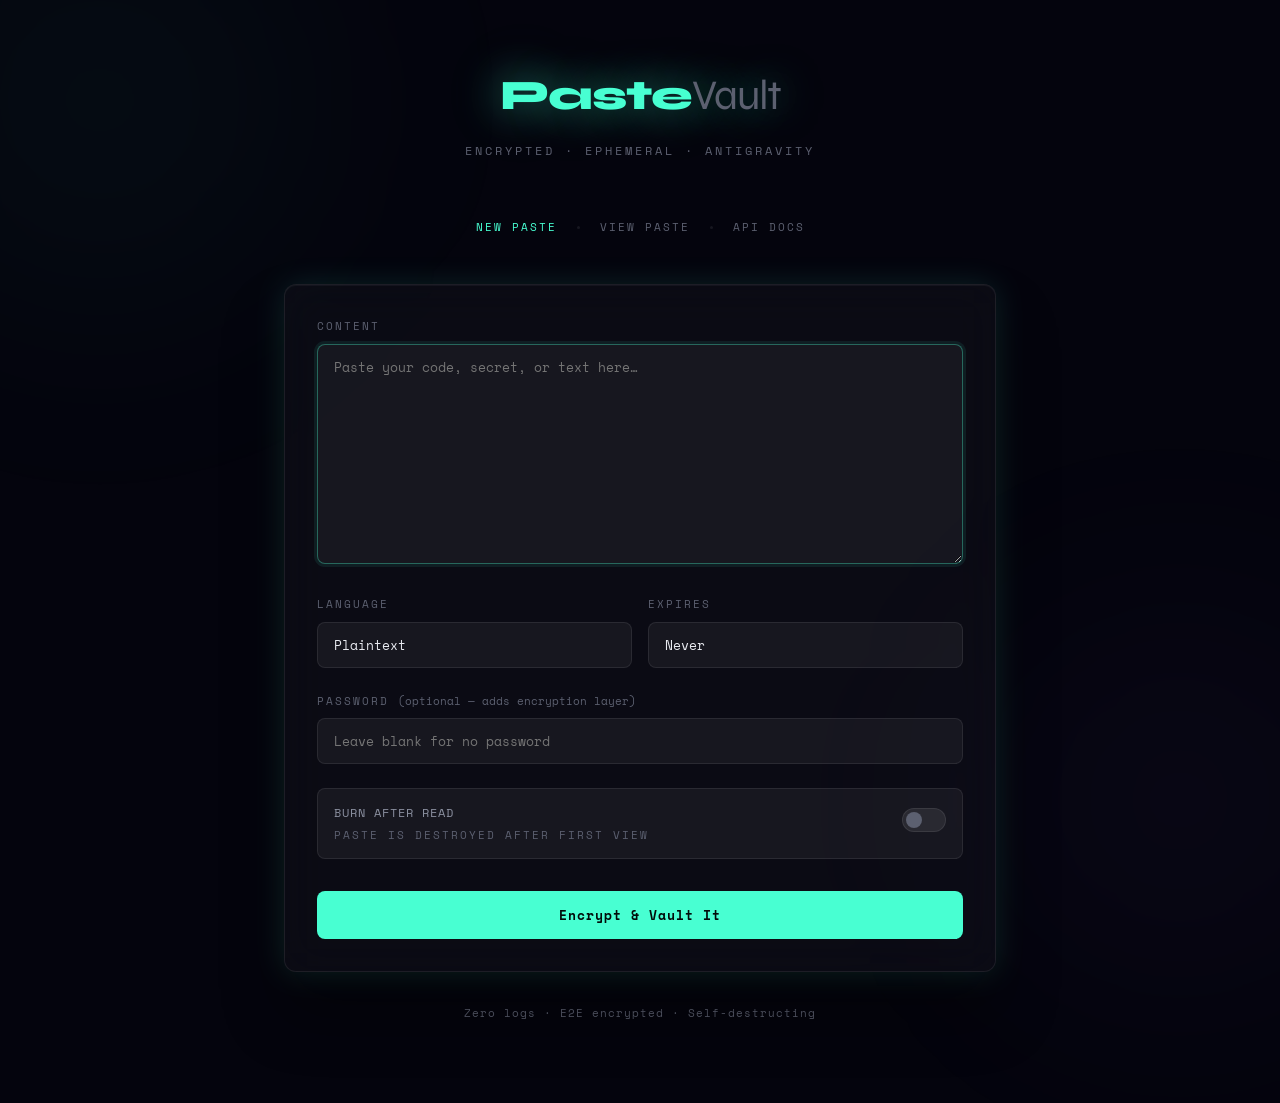
<file: frontend/index.html>
<!DOCTYPE html>
<html lang="en">
<head>
  <meta charset="UTF-8" />
  <meta name="viewport" content="width=device-width, initial-scale=1.0" />
  <title>PasteVault — Create</title>
  <link rel="stylesheet" href="style.css" />
</head>
<body>

<div class="stars" id="stars"></div>

<div class="page">
  <header>
    <div class="logo">Paste<span>Vault</span></div>
    <div class="tagline">Encrypted · Ephemeral · Antigravity</div>
  </header>

  <nav>
    <a href="index.html" class="active">New Paste</a>
    <div class="dot"></div>
    <a href="view.html">View Paste</a>
    <div class="dot"></div>
    <a href="/api/docs" target="_blank">API Docs</a>
  </nav>

  <div class="card">
    <!-- Content -->
    <div class="field">
      <label>Content</label>
      <textarea id="content" placeholder="Paste your code, secret, or text here…" autofocus></textarea>
    </div>

    <!-- Language + TTL -->
    <div class="row">
      <div class="field">
        <label>Language</label>
        <select id="language">
          <option value="plaintext">Plaintext</option>
          <option value="python">Python</option>
          <option value="javascript">JavaScript</option>
          <option value="typescript">TypeScript</option>
          <option value="java">Java</option>
          <option value="go">Go</option>
          <option value="rust">Rust</option>
          <option value="bash">Bash</option>
          <option value="sql">SQL</option>
          <option value="yaml">YAML</option>
          <option value="json">JSON</option>
          <option value="dockerfile">Dockerfile</option>
          <option value="markdown">Markdown</option>
        </select>
      </div>

      <div class="field">
        <label>Expires</label>
        <select id="ttl">
          <option value="">Never</option>
          <option value="3600">1 hour</option>
          <option value="21600">6 hours</option>
          <option value="86400">24 hours</option>
          <option value="604800">7 days</option>
          <option value="2592000">30 days</option>
        </select>
      </div>
    </div>

    <!-- Password -->
    <div class="field">
      <label>Password <span style="color:var(--text-muted);text-transform:none;letter-spacing:0">(optional — adds encryption layer)</span></label>
      <input type="password" id="password" placeholder="Leave blank for no password" />
    </div>

    <!-- Burn after read -->
    <div class="field">
      <label class="toggle-row" for="burn">
        <div>
          <div class="toggle-label">Burn After Read</div>
          <div class="toggle-desc">Paste is destroyed after first view</div>
        </div>
        <label class="toggle">
          <input type="checkbox" id="burn" />
          <span class="toggle-track"></span>
        </label>
      </label>
    </div>

    <!-- Submit -->
    <button class="btn btn-primary" id="submit-btn" onclick="submitPaste()">
      <span id="btn-text">Encrypt &amp; Vault It</span>
    </button>

    <!-- Result -->
    <div class="result" id="result">
      <div class="section-label">Your Paste URL</div>
      <div class="result-url" id="paste-url">
        <span id="url-text"></span>
        <button class="btn btn-ghost" onclick="copyUrl()" style="white-space:nowrap;padding:6px 12px">Copy</button>
      </div>

      <div class="token-box">
        <strong>⚠ Delete Token — save this, it won't be shown again</strong>
        <span id="delete-token"></span>
      </div>

      <div style="display:flex;gap:8px;flex-wrap:wrap">
        <button class="btn btn-ghost" onclick="copyUrl()">Copy URL</button>
        <button class="btn btn-ghost" onclick="goToView()">View Paste →</button>
        <button class="btn btn-ghost" onclick="resetForm()">New Paste</button>
      </div>
    </div>
  </div>

  <!-- Footer -->
  <p style="text-align:center;color:var(--text-muted);font-size:11px;margin-top:32px;letter-spacing:1px">
    Zero logs · E2E encrypted · Self-destructing
  </p>
</div>

<div class="toast" id="toast"></div>

<script src="app.js"></script>
</body>
</html>
</file>
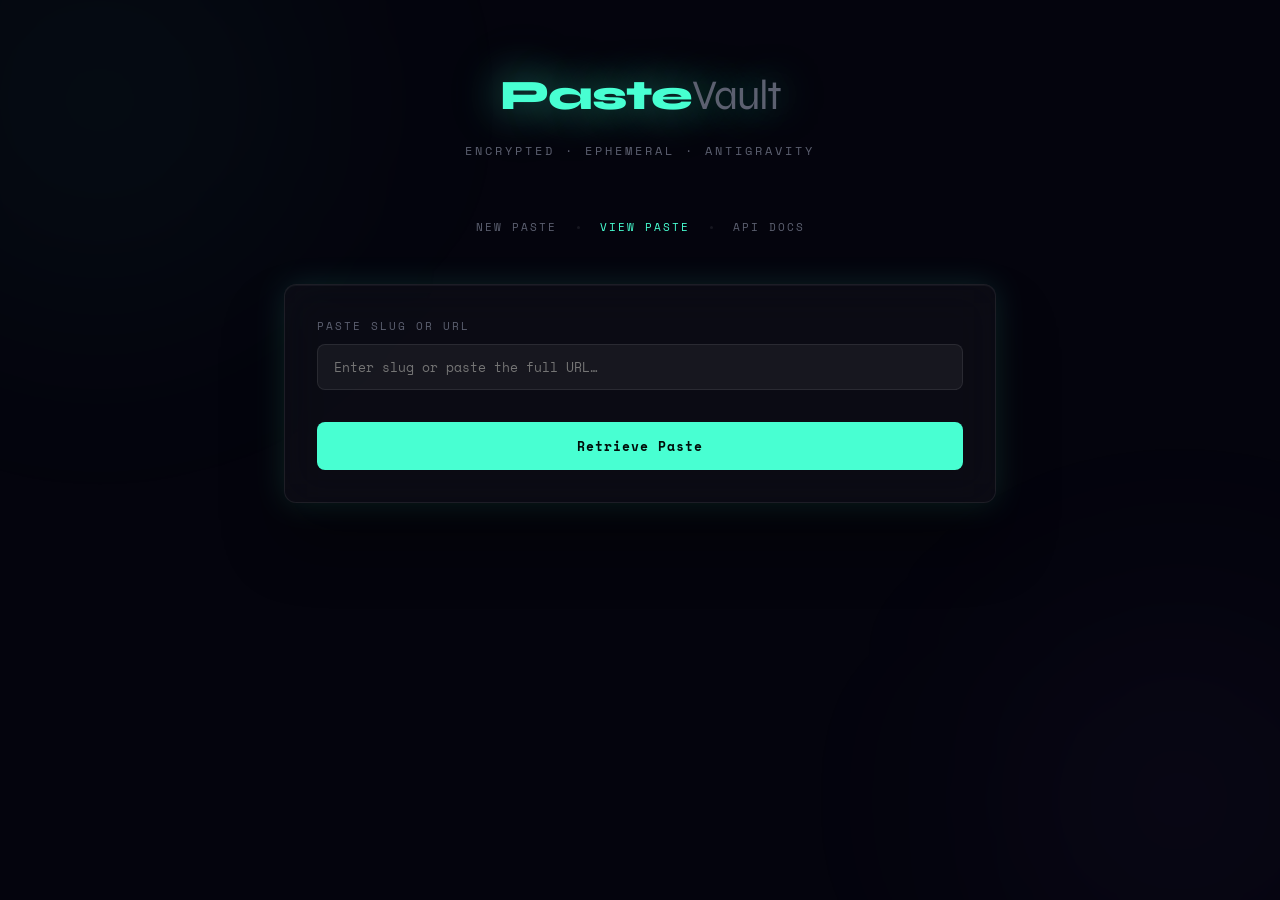
<file: frontend/view.html>
<!DOCTYPE html>
<html lang="en">
<head>
  <meta charset="UTF-8" />
  <meta name="viewport" content="width=device-width, initial-scale=1.0" />
  <title>PasteVault — View</title>
  <link rel="stylesheet" href="style.css" />
</head>
<body>

<div class="stars" id="stars"></div>

<div class="page">
  <header>
    <div class="logo">Paste<span>Vault</span></div>
    <div class="tagline">Encrypted · Ephemeral · Antigravity</div>
  </header>

  <nav>
    <a href="index.html">New Paste</a>
    <div class="dot"></div>
    <a href="view.html" class="active">View Paste</a>
    <div class="dot"></div>
    <a href="/api/docs" target="_blank">API Docs</a>
  </nav>

  <!-- Slug input (when no ?slug= in URL) -->
  <div class="card" id="slug-lookup" style="display:none">
    <div class="field">
      <label>Paste Slug or URL</label>
      <input type="text" id="slug-input" placeholder="Enter slug or paste the full URL…" />
    </div>
    <button class="btn btn-primary" onclick="lookupFromInput()">Retrieve Paste</button>
  </div>

  <!-- Password gate -->
  <div class="card" id="pw-gate" style="display:none">
    <div class="password-gate">
      <div class="lock-icon">🔐</div>
      <p>This paste is password protected.<br>Enter the password to decrypt.</p>
      <div class="field">
        <input type="password" id="pw-input" placeholder="Password…"
               onkeydown="if(event.key==='Enter')fetchWithPassword()" />
      </div>
      <button class="btn btn-primary" onclick="fetchWithPassword()">Unlock</button>
    </div>
  </div>

  <!-- Loading -->
  <div class="card" id="loading-card" style="display:none;text-align:center;padding:60px">
    <div class="spinner"></div>
    <p style="color:var(--text-muted);margin-top:16px;font-size:12px">Decrypting…</p>
  </div>

  <!-- Paste content -->
  <div class="card" id="paste-card" style="display:none">
    <div class="badges" id="badges"></div>

    <div id="burn-warning" class="burn-warning" style="display:none">
      <span>🔥</span>
      <span>This paste is set to <strong>burn after reading</strong>. This is the only time it will be shown. It has already been deleted.</span>
    </div>

    <div class="code-wrap">
      <div class="code-header">
        <span id="lang-label">plaintext</span>
        <button class="btn btn-ghost" onclick="copyContent()" style="padding:4px 10px;font-size:11px">Copy</button>
      </div>
      <pre class="code-content" id="paste-content"></pre>
    </div>

    <hr class="divider" />

    <div style="display:flex;gap:8px;flex-wrap:wrap;align-items:center">
      <a href="index.html" class="btn btn-ghost">New Paste</a>
      <button class="btn btn-ghost" onclick="copyContent()">Copy Content</button>
      <div style="margin-left:auto">
        <button class="btn btn-danger" onclick="showDeleteDialog()">Delete</button>
      </div>
    </div>
  </div>

  <!-- Error / gone state -->
  <div class="card" id="error-card" style="display:none">
    <div class="state-box">
      <div class="state-icon" id="error-icon">💨</div>
      <h2 id="error-title">Gone</h2>
      <p id="error-msg" style="font-size:12px;margin-top:8px;color:var(--text-muted)"></p>
      <div style="margin-top:24px">
        <a href="index.html" class="btn btn-ghost">Create New Paste</a>
      </div>
    </div>
  </div>

  <!-- Delete dialog overlay -->
  <div id="delete-overlay" style="display:none;position:fixed;inset:0;background:rgba(0,0,0,0.7);z-index:100;backdrop-filter:blur(4px)">
    <div style="position:absolute;top:50%;left:50%;transform:translate(-50%,-50%);width:min(400px,90vw)">
      <div class="card" style="animation:none">
        <h3 style="font-family:var(--display);color:var(--red);margin-bottom:16px">Delete Paste</h3>
        <p style="font-size:12px;color:var(--text-muted);margin-bottom:20px">Enter your delete token to permanently destroy this paste.</p>
        <div class="field">
          <input type="text" id="delete-token-input" placeholder="Delete token…"
                 onkeydown="if(event.key==='Enter')confirmDelete()" />
        </div>
        <div style="display:flex;gap:8px">
          <button class="btn btn-danger" onclick="confirmDelete()" style="flex:1;justify-content:center">Destroy</button>
          <button class="btn btn-ghost" onclick="closeDeleteDialog()">Cancel</button>
        </div>
      </div>
    </div>
  </div>
</div>

<div class="toast" id="toast"></div>

<script src="app.js"></script>
</body>
</html>
</file>
<file: frontend/style.css>
/* ── Antigravity Design System ─────────────────────────── */

@import url('https://fonts.googleapis.com/css2?family=Space+Mono:ital,wght@0,400;0,700;1,400&family=Syne:wght@400;700;800&display=swap');

:root {
  --bg:          #04040d;
  --bg-card:     rgba(255, 255, 255, 0.032);
  --bg-input:    rgba(255, 255, 255, 0.05);
  --border:      rgba(255, 255, 255, 0.08);
  --border-glow: rgba(72, 255, 210, 0.35);
  --cyan:        #48ffd2;
  --cyan-dim:    rgba(72, 255, 210, 0.15);
  --purple:      #9b6dff;
  --red:         #ff4d6a;
  --text:        #e8eaf0;
  --text-muted:  #5c6070;
  --text-dim:    #8b90a0;
  --glow:        0 0 30px rgba(72, 255, 210, 0.12);
  --glow-strong: 0 0 60px rgba(72, 255, 210, 0.2);
  --radius:      12px;
  --mono:        'Space Mono', monospace;
  --display:     'Syne', sans-serif;
}

*, *::before, *::after { box-sizing: border-box; margin: 0; padding: 0; }

html { scroll-behavior: smooth; }

body {
  background: var(--bg);
  color: var(--text);
  font-family: var(--mono);
  font-size: 14px;
  line-height: 1.7;
  min-height: 100vh;
  overflow-x: hidden;
}

/* ── Background orbs ──────────────────────────────────── */
body::before, body::after {
  content: '';
  position: fixed;
  border-radius: 50%;
  filter: blur(120px);
  pointer-events: none;
  z-index: 0;
}
body::before {
  width: 600px; height: 600px;
  top: -200px; left: -200px;
  background: radial-gradient(circle, rgba(72,255,210,0.06) 0%, transparent 70%);
  animation: driftA 18s ease-in-out infinite;
}
body::after {
  width: 500px; height: 500px;
  bottom: -150px; right: -150px;
  background: radial-gradient(circle, rgba(155,109,255,0.07) 0%, transparent 70%);
  animation: driftB 22s ease-in-out infinite;
}

@keyframes driftA {
  0%,100% { transform: translate(0, 0); }
  50%      { transform: translate(80px, 60px); }
}
@keyframes driftB {
  0%,100% { transform: translate(0, 0); }
  50%      { transform: translate(-60px, -80px); }
}

/* ── Stars ────────────────────────────────────────────── */
.stars {
  position: fixed;
  inset: 0;
  z-index: 0;
  pointer-events: none;
  overflow: hidden;
}
.star {
  position: absolute;
  border-radius: 50%;
  background: white;
  animation: twinkle var(--d, 3s) ease-in-out infinite;
  opacity: 0;
}
@keyframes twinkle {
  0%,100% { opacity: 0; transform: scale(1); }
  50%      { opacity: var(--o, 0.6); transform: scale(1.4); }
}

/* ── Layout ───────────────────────────────────────────── */
.page {
  position: relative;
  z-index: 1;
  max-width: 760px;
  margin: 0 auto;
  padding: 60px 24px 80px;
}

/* ── Header ───────────────────────────────────────────── */
header {
  text-align: center;
  margin-bottom: 56px;
}

.logo {
  font-family: var(--display);
  font-size: clamp(28px, 5vw, 42px);
  font-weight: 800;
  letter-spacing: -1px;
  color: var(--cyan);
  text-shadow: 0 0 40px rgba(72, 255, 210, 0.5),
               0 0 80px rgba(72, 255, 210, 0.2);
  animation: logoFloat 4s ease-in-out infinite;
  display: inline-block;
}

.logo span { color: var(--text-muted); font-weight: 400; }

@keyframes logoFloat {
  0%,100% { transform: translateY(0px); }
  50%      { transform: translateY(-6px); }
}

.tagline {
  margin-top: 10px;
  color: var(--text-muted);
  font-size: 12px;
  letter-spacing: 3px;
  text-transform: uppercase;
}

/* ── Card ─────────────────────────────────────────────── */
.card {
  background: var(--bg-card);
  border: 1px solid var(--border);
  border-radius: var(--radius);
  padding: 32px;
  backdrop-filter: blur(20px);
  box-shadow: var(--glow),
              0 1px 0 rgba(255,255,255,0.04) inset,
              0 40px 60px rgba(0,0,0,0.4);
  animation: cardFloat 6s ease-in-out infinite;
}

@keyframes cardFloat {
  0%,100% { transform: translateY(0px); box-shadow: var(--glow), 0 40px 60px rgba(0,0,0,0.4); }
  50%      { transform: translateY(-8px); box-shadow: var(--glow-strong), 0 55px 80px rgba(0,0,0,0.5); }
}

/* ── Form elements ────────────────────────────────────── */
.field { margin-bottom: 24px; }

label {
  display: block;
  font-size: 11px;
  letter-spacing: 2px;
  text-transform: uppercase;
  color: var(--text-muted);
  margin-bottom: 8px;
}

textarea, input[type="text"], input[type="password"], select {
  width: 100%;
  background: var(--bg-input);
  border: 1px solid var(--border);
  border-radius: 8px;
  color: var(--text);
  font-family: var(--mono);
  font-size: 13px;
  padding: 12px 16px;
  outline: none;
  transition: border-color 0.2s, box-shadow 0.2s;
  -webkit-appearance: none;
}

textarea { resize: vertical; min-height: 220px; line-height: 1.6; }

textarea:focus, input:focus, select:focus {
  border-color: var(--border-glow);
  box-shadow: 0 0 0 3px rgba(72, 255, 210, 0.08);
}

select option { background: #0d0d1a; color: var(--text); }

/* ── Row ──────────────────────────────────────────────── */
.row {
  display: grid;
  grid-template-columns: 1fr 1fr;
  gap: 16px;
}

/* ── Toggle ───────────────────────────────────────────── */
.toggle-row {
  display: flex;
  align-items: center;
  justify-content: space-between;
  padding: 14px 16px;
  background: var(--bg-input);
  border: 1px solid var(--border);
  border-radius: 8px;
  cursor: pointer;
  transition: border-color 0.2s;
}
.toggle-row:hover { border-color: var(--border-glow); }
.toggle-label { font-size: 12px; letter-spacing: 1px; color: var(--text-dim); }
.toggle-desc  { font-size: 11px; color: var(--text-muted); margin-top: 2px; }

.toggle {
  position: relative;
  width: 44px;
  height: 24px;
  flex-shrink: 0;
}
.toggle input { display: none; }
.toggle-track {
  position: absolute;
  inset: 0;
  background: rgba(255,255,255,0.08);
  border-radius: 12px;
  border: 1px solid var(--border);
  transition: background 0.25s, border-color 0.25s;
  cursor: pointer;
}
.toggle-track::after {
  content: '';
  position: absolute;
  left: 3px; top: 3px;
  width: 16px; height: 16px;
  border-radius: 50%;
  background: var(--text-muted);
  transition: transform 0.25s, background 0.25s;
}
.toggle input:checked ~ .toggle-track {
  background: var(--cyan-dim);
  border-color: var(--cyan);
}
.toggle input:checked ~ .toggle-track::after {
  transform: translateX(20px);
  background: var(--cyan);
}

/* ── Button ───────────────────────────────────────────── */
.btn {
  display: inline-flex;
  align-items: center;
  gap: 8px;
  padding: 14px 28px;
  border: none;
  border-radius: 8px;
  font-family: var(--mono);
  font-size: 13px;
  font-weight: 700;
  letter-spacing: 1px;
  cursor: pointer;
  transition: all 0.2s;
  text-decoration: none;
}

.btn-primary {
  background: var(--cyan);
  color: #020d0a;
  width: 100%;
  justify-content: center;
  margin-top: 8px;
}
.btn-primary:hover {
  box-shadow: 0 0 30px rgba(72,255,210,0.4);
  transform: translateY(-2px);
}
.btn-primary:active { transform: translateY(0); }

.btn-ghost {
  background: transparent;
  color: var(--text-dim);
  border: 1px solid var(--border);
  padding: 8px 16px;
  font-size: 12px;
}
.btn-ghost:hover {
  border-color: var(--border-glow);
  color: var(--cyan);
}

.btn-danger {
  background: transparent;
  color: var(--red);
  border: 1px solid rgba(255,77,106,0.3);
  padding: 8px 16px;
  font-size: 12px;
}
.btn-danger:hover { background: rgba(255,77,106,0.08); }

/* ── Result box ───────────────────────────────────────── */
.result {
  display: none;
  margin-top: 24px;
  border-top: 1px solid var(--border);
  padding-top: 24px;
}
.result.visible { display: block; }

.result-url {
  background: rgba(72,255,210,0.06);
  border: 1px solid rgba(72,255,210,0.2);
  border-radius: 8px;
  padding: 14px 16px;
  font-size: 13px;
  color: var(--cyan);
  word-break: break-all;
  margin-bottom: 12px;
  display: flex;
  align-items: center;
  justify-content: space-between;
  gap: 8px;
}

.token-box {
  background: var(--bg-input);
  border: 1px solid var(--border);
  border-radius: 8px;
  padding: 12px 16px;
  font-size: 12px;
  color: var(--text-muted);
  word-break: break-all;
  margin-bottom: 12px;
}
.token-box strong { color: var(--red); display: block; margin-bottom: 4px; }

/* ── Tags / Badges ────────────────────────────────────── */
.badges { display: flex; flex-wrap: wrap; gap: 8px; margin-bottom: 20px; }
.badge {
  display: inline-flex;
  align-items: center;
  gap: 4px;
  padding: 4px 12px;
  border-radius: 20px;
  font-size: 11px;
  letter-spacing: 1px;
  text-transform: uppercase;
  font-weight: 700;
}
.badge-cyan   { background: rgba(72,255,210,0.1);  color: var(--cyan);   border: 1px solid rgba(72,255,210,0.25);  }
.badge-purple { background: rgba(155,109,255,0.1); color: var(--purple); border: 1px solid rgba(155,109,255,0.25); }
.badge-red    { background: rgba(255,77,106,0.1);  color: var(--red);    border: 1px solid rgba(255,77,106,0.25);  }
.badge-muted  { background: var(--bg-input);        color: var(--text-muted); border: 1px solid var(--border); }

/* ── Code viewer ──────────────────────────────────────── */
.code-wrap {
  position: relative;
  background: rgba(0,0,0,0.4);
  border: 1px solid var(--border);
  border-radius: 8px;
  overflow: hidden;
}
.code-header {
  display: flex;
  align-items: center;
  justify-content: space-between;
  padding: 10px 16px;
  background: rgba(255,255,255,0.02);
  border-bottom: 1px solid var(--border);
  font-size: 11px;
  color: var(--text-muted);
}
.code-content {
  padding: 20px;
  margin: 0;
  overflow-x: auto;
  font-family: var(--mono);
  font-size: 13px;
  line-height: 1.7;
  color: var(--text);
  white-space: pre;
  max-height: 60vh;
  overflow-y: auto;
}

/* ── Password gate ────────────────────────────────────── */
.password-gate {
  text-align: center;
  padding: 40px 0;
}
.password-gate .lock-icon {
  font-size: 40px;
  margin-bottom: 16px;
  filter: drop-shadow(0 0 12px rgba(72,255,210,0.4));
}
.password-gate p {
  color: var(--text-muted);
  font-size: 12px;
  margin-bottom: 20px;
}

/* ── Burn warning ─────────────────────────────────────── */
.burn-warning {
  background: rgba(255,77,106,0.06);
  border: 1px solid rgba(255,77,106,0.2);
  border-radius: 8px;
  padding: 14px 16px;
  font-size: 12px;
  color: var(--red);
  margin-bottom: 20px;
  display: flex;
  gap: 10px;
  align-items: flex-start;
}

/* ── Error / Empty states ─────────────────────────────── */
.state-box {
  text-align: center;
  padding: 60px 20px;
  color: var(--text-muted);
}
.state-box .state-icon { font-size: 48px; margin-bottom: 16px; }
.state-box h2 { font-family: var(--display); color: var(--text-dim); margin-bottom: 8px; }

/* ── Divider ──────────────────────────────────────────── */
.divider {
  border: none;
  border-top: 1px solid var(--border);
  margin: 24px 0;
}

/* ── Section label ────────────────────────────────────── */
.section-label {
  font-size: 10px;
  letter-spacing: 3px;
  text-transform: uppercase;
  color: var(--text-muted);
  margin-bottom: 16px;
}

/* ── Loading ──────────────────────────────────────────── */
.spinner {
  display: inline-block;
  width: 16px; height: 16px;
  border: 2px solid rgba(72,255,210,0.2);
  border-top-color: var(--cyan);
  border-radius: 50%;
  animation: spin 0.7s linear infinite;
}
@keyframes spin { to { transform: rotate(360deg); } }

/* ── Toast ────────────────────────────────────────────── */
.toast {
  position: fixed;
  bottom: 24px;
  right: 24px;
  background: rgba(20,20,35,0.95);
  border: 1px solid var(--border-glow);
  border-radius: 8px;
  padding: 12px 20px;
  font-size: 12px;
  color: var(--cyan);
  backdrop-filter: blur(12px);
  transform: translateY(80px);
  opacity: 0;
  transition: all 0.3s cubic-bezier(0.34, 1.56, 0.64, 1);
  z-index: 999;
}
.toast.show { transform: translateY(0); opacity: 1; }

/* ── Nav ──────────────────────────────────────────────── */
nav {
  display: flex;
  align-items: center;
  justify-content: center;
  gap: 20px;
  margin-bottom: 48px;
}
nav a {
  font-size: 11px;
  letter-spacing: 2px;
  text-transform: uppercase;
  color: var(--text-muted);
  text-decoration: none;
  transition: color 0.2s;
}
nav a:hover, nav a.active { color: var(--cyan); }
nav .dot { width: 3px; height: 3px; border-radius: 50%; background: var(--border); }

/* ── Scrollbar ────────────────────────────────────────── */
::-webkit-scrollbar { width: 6px; height: 6px; }
::-webkit-scrollbar-track { background: transparent; }
::-webkit-scrollbar-thumb { background: var(--border); border-radius: 3px; }
::-webkit-scrollbar-thumb:hover { background: rgba(255,255,255,0.15); }

/* ── Responsive ───────────────────────────────────────── */
@media (max-width: 560px) {
  .page { padding: 40px 16px 60px; }
  .card { padding: 24px 18px; }
  .row  { grid-template-columns: 1fr; }
}
</file>
